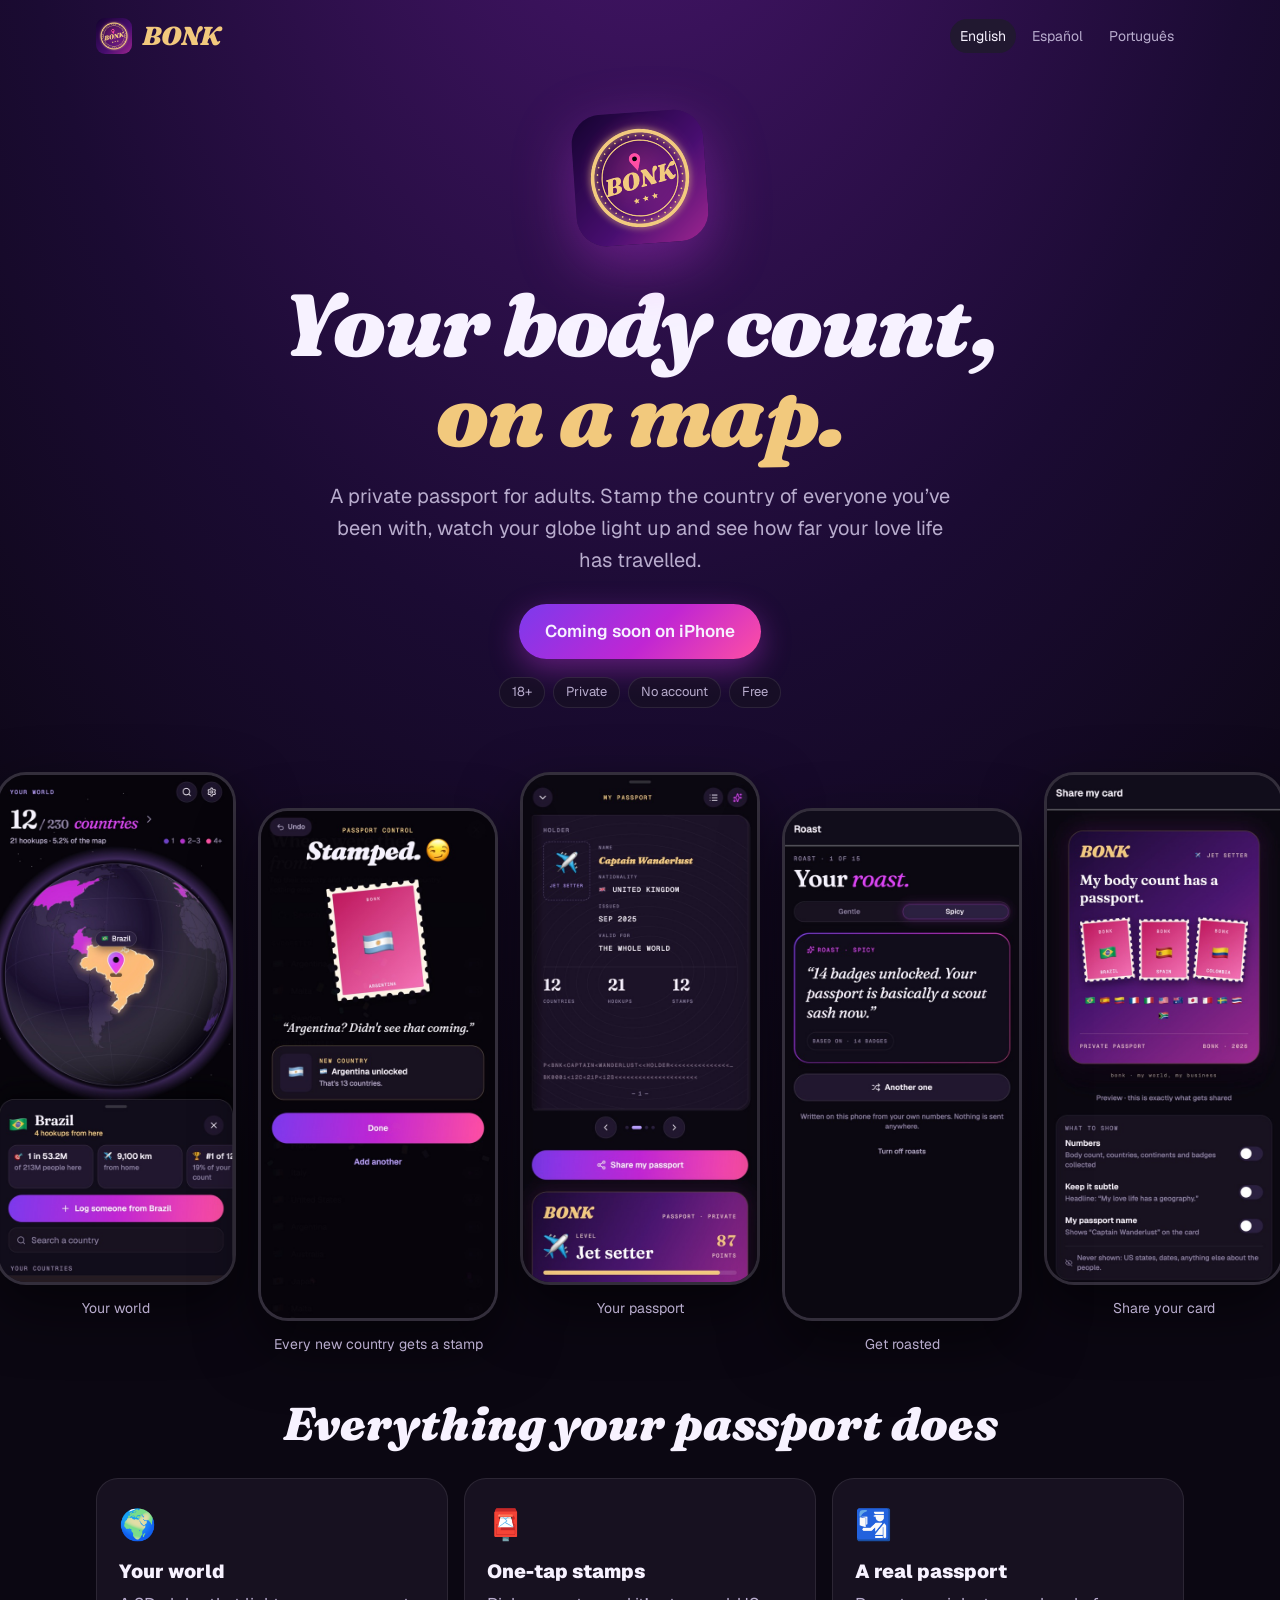
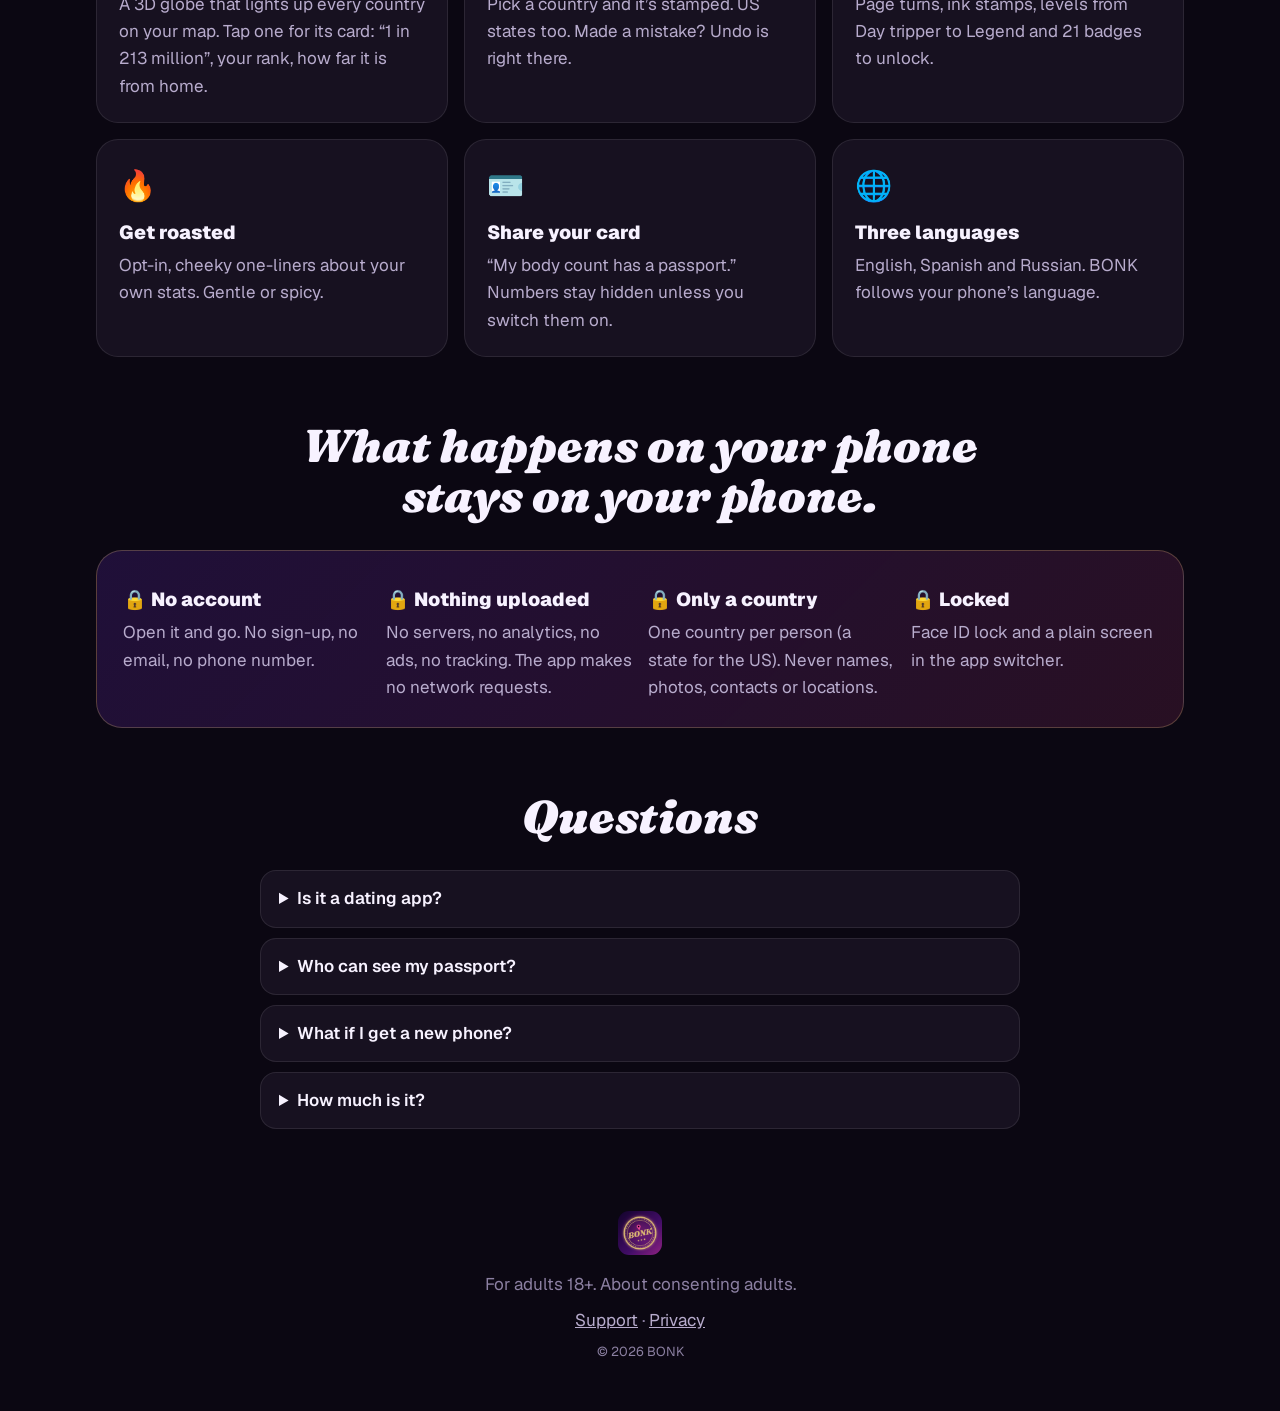
<file: index.html>
<!doctype html>
<html lang="en">
<head>
<meta charset="utf-8">
<meta name="viewport" content="width=device-width, initial-scale=1">
<title>BONK: your body count, on a map</title>
<meta name="description" content="A private passport for adults. Stamp the country of everyone you’ve been with and watch your world light up. No account, nothing leaves your phone.">
<meta name="theme-color" content="#0b0712">
<meta property="og:title" content="BONK: your body count, on a map">
<meta property="og:description" content="A private passport for adults. Stamp the country of everyone you’ve been with and watch your world light up. No account, nothing leaves your phone.">
<meta property="og:image" content="img/icon.png">
<meta name="robots" content="index,follow">
<link rel="alternate" hreflang="en" href="">
<link rel="alternate" hreflang="es" href="es/">
<link rel="alternate" hreflang="pt" href="pt/">
<link rel="icon" href="favicon.png">
<link rel="apple-touch-icon" href="img/apple-touch-icon.png">
<link rel="stylesheet" href="style.css">
</head>
<body>
<header class="bar">
  <a class="logo" href=""><img src="img/icon.png" alt="" width="36" height="36"><span>BONK</span></a>
  <nav class="langs" aria-label="Language"><a href="" aria-current="page">English</a><a href="es/">Español</a><a href="pt/">Português</a></nav>
</header>
<main>
  <section class="hero">
    <img class="hero-icon" src="img/icon.png" alt="BONK" width="132" height="132">
    <h1><span>Your body count,</span> <em>on a map.</em></h1>
    <p class="sub">A private passport for adults. Stamp the country of everyone you’ve been with, watch your globe light up and see how far your love life has travelled.</p>
    <p class="cta" role="note"> Coming soon on iPhone</p>
    <ul class="pills"><li>18+</li><li>Private</li><li>No account</li><li>Free</li></ul>
  </section>

  <section class="shots" aria-label="Screenshots">
    <figure><img src="img/en-1-world.jpg" alt="Your world" width="540" height="1170" loading="eager"><figcaption>Your world</figcaption></figure>
    <figure><img src="img/en-2-stamp.jpg" alt="Every new country gets a stamp" width="540" height="1170" loading="eager"><figcaption>Every new country gets a stamp</figcaption></figure>
    <figure><img src="img/en-3-passport.jpg" alt="Your passport" width="540" height="1170" loading="lazy"><figcaption>Your passport</figcaption></figure>
    <figure><img src="img/en-6-roast.jpg" alt="Get roasted" width="540" height="1170" loading="lazy"><figcaption>Get roasted</figcaption></figure>
    <figure><img src="img/en-7-share.jpg" alt="Share your card" width="540" height="1170" loading="lazy"><figcaption>Share your card</figcaption></figure>
  </section>

  <section class="block">
    <h2>Everything your passport does</h2>
    <div class="grid">
      <article class="card"><span class="emoji" aria-hidden="true">🌍</span><h3>Your world</h3><p>A 3D globe that lights up every country on your map. Tap one for its card: “1 in 213 million”, your rank, how far it is from home.</p></article>
      <article class="card"><span class="emoji" aria-hidden="true">📮</span><h3>One-tap stamps</h3><p>Pick a country and it’s stamped. US states too. Made a mistake? Undo is right there.</p></article>
      <article class="card"><span class="emoji" aria-hidden="true">🛂</span><h3>A real passport</h3><p>Page turns, ink stamps, levels from Day tripper to Legend and 21 badges to unlock.</p></article>
      <article class="card"><span class="emoji" aria-hidden="true">🔥</span><h3>Get roasted</h3><p>Opt-in, cheeky one-liners about your own stats. Gentle or spicy.</p></article>
      <article class="card"><span class="emoji" aria-hidden="true">🪪</span><h3>Share your card</h3><p>“My body count has a passport.” Numbers stay hidden unless you switch them on.</p></article>
      <article class="card"><span class="emoji" aria-hidden="true">🌐</span><h3>Three languages</h3><p>English, Spanish and Russian. BONK follows your phone’s language.</p></article>
    </div>
  </section>

  <section class="block private">
    <h2>What happens on your phone stays on your phone.</h2>
    <div class="grid two">
      <article><h3>🔒 No account</h3><p>Open it and go. No sign-up, no email, no phone number.</p></article>
      <article><h3>🔒 Nothing uploaded</h3><p>No servers, no analytics, no ads, no tracking. The app makes no network requests.</p></article>
      <article><h3>🔒 Only a country</h3><p>One country per person (a state for the US). Never names, photos, contacts or locations.</p></article>
      <article><h3>🔒 Locked</h3><p>Face ID lock and a plain screen in the app switcher.</p></article>
    </div>
  </section>

  <section class="block">
    <h2>Questions</h2>
    <details><summary>Is it a dating app?</summary><p>No. There are no other users, no messages and no matching. BONK is your own private log.</p></details>
    <details><summary>Who can see my passport?</summary><p>Only you. A share card leaves your phone only when you make one and choose where to send it.</p></details>
    <details><summary>What if I get a new phone?</summary><p>Export your data from Settings, then restore it on the new phone.</p></details>
    <details><summary>How much is it?</summary><p>Free.</p></details>
  </section>
</main>
<footer class="foot">
  <img src="img/icon.png" alt="" width="44" height="44">
  <p>For adults 18+. About consenting adults.</p>
  <p class="links"><a href="support/#en">Support</a> · <a href="privacy/#en">Privacy</a></p>
  <p class="small">© 2026 BONK</p>
</footer>
</body>
</html>
</file>
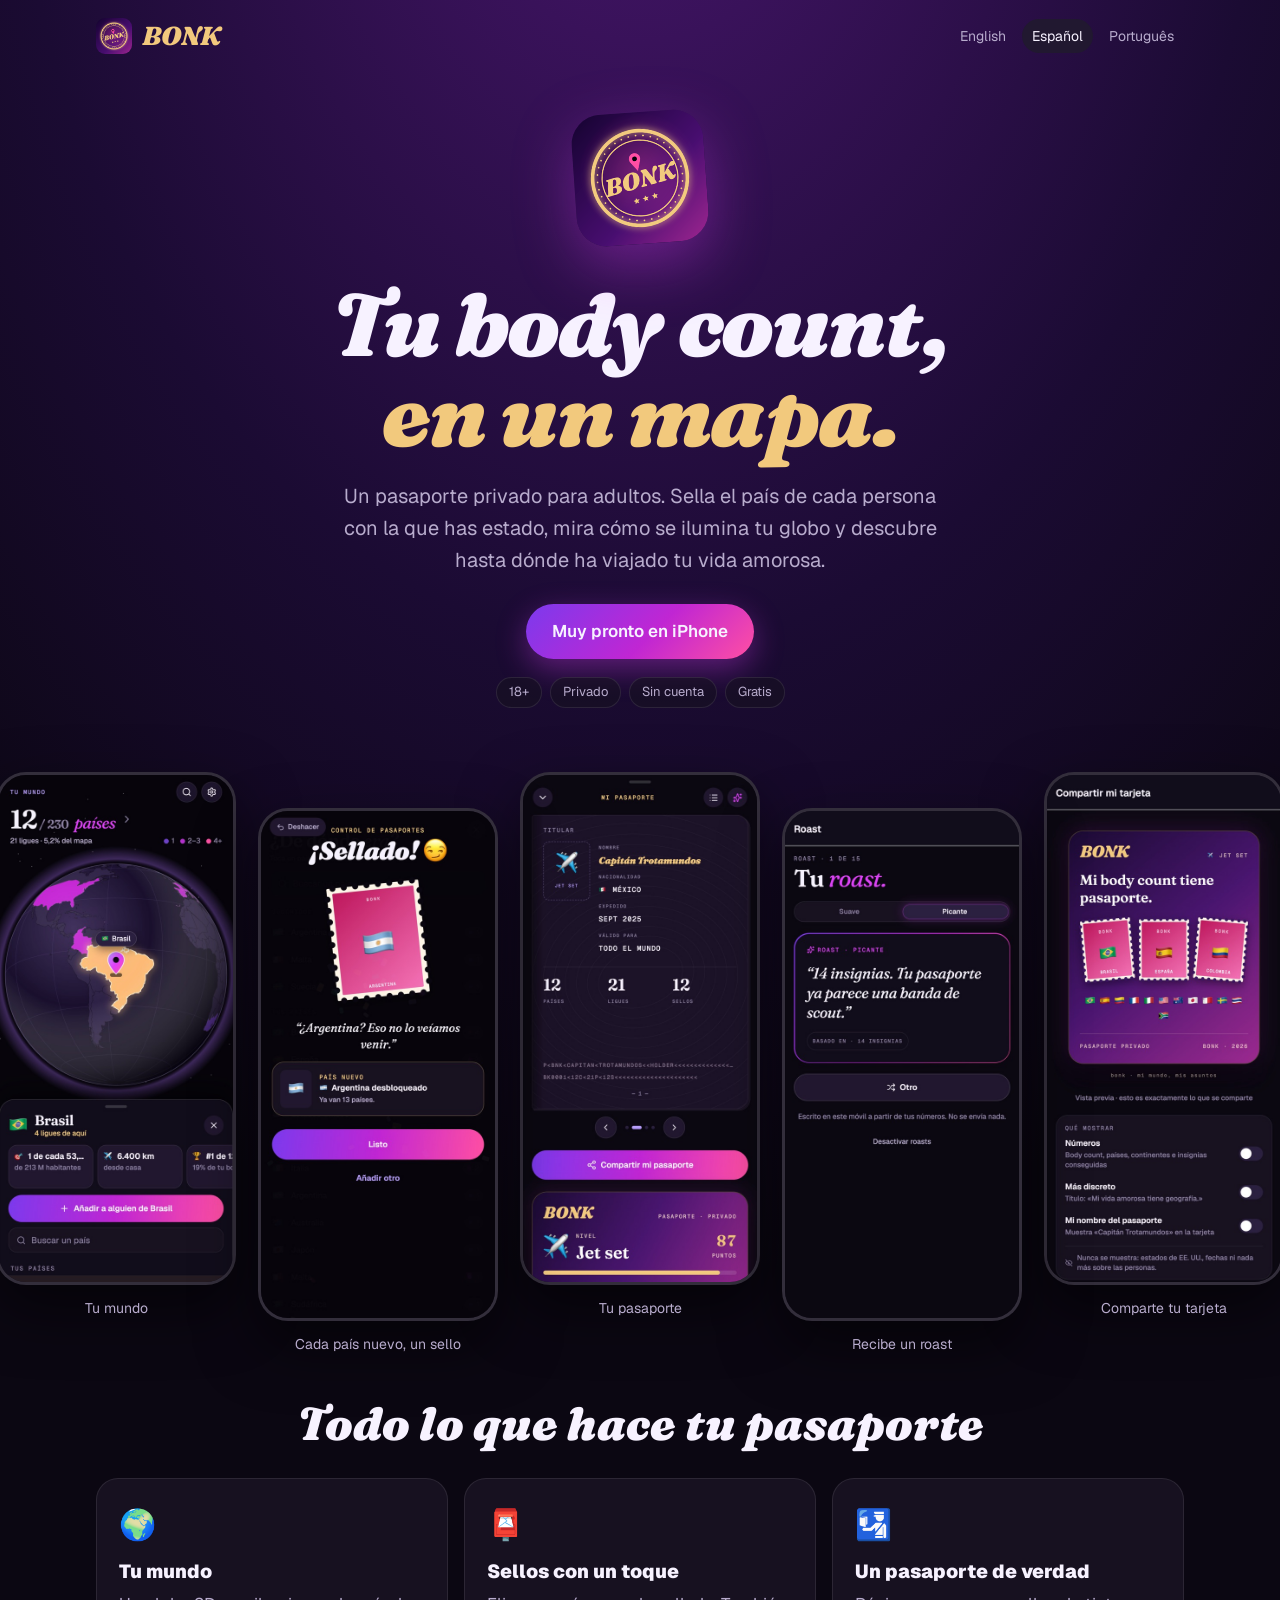
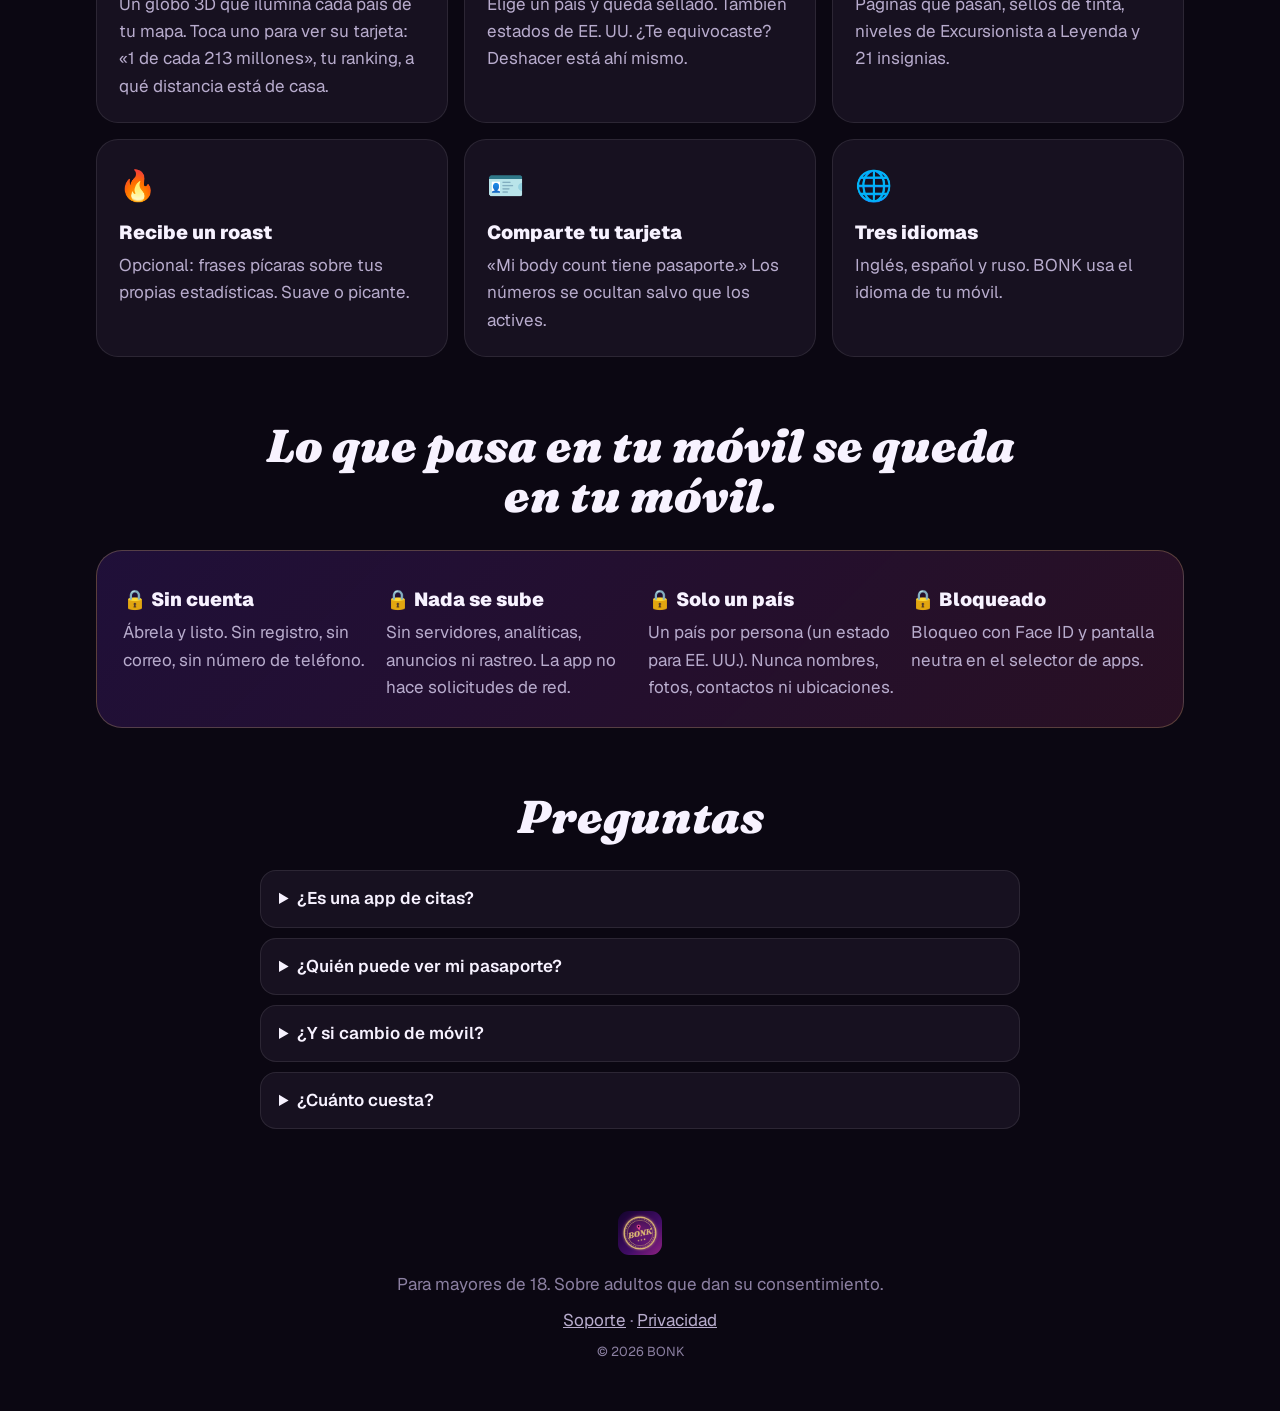
<file: es/index.html>
<!doctype html>
<html lang="es">
<head>
<meta charset="utf-8">
<meta name="viewport" content="width=device-width, initial-scale=1">
<title>BONK: tu body count en un mapa</title>
<meta name="description" content="Un pasaporte privado para adultos. Sella el país de cada persona con la que has estado y mira cómo se ilumina tu mundo. Sin cuenta, nada sale de tu móvil.">
<meta name="theme-color" content="#0b0712">
<meta property="og:title" content="BONK: tu body count en un mapa">
<meta property="og:description" content="Un pasaporte privado para adultos. Sella el país de cada persona con la que has estado y mira cómo se ilumina tu mundo. Sin cuenta, nada sale de tu móvil.">
<meta property="og:image" content="../img/icon.png">
<meta name="robots" content="index,follow">
<link rel="alternate" hreflang="en" href="../">
<link rel="alternate" hreflang="es" href="../es/">
<link rel="alternate" hreflang="pt" href="../pt/">
<link rel="icon" href="../favicon.png">
<link rel="apple-touch-icon" href="../img/apple-touch-icon.png">
<link rel="stylesheet" href="../style.css">
</head>
<body>
<header class="bar">
  <a class="logo" href="../es/"><img src="../img/icon.png" alt="" width="36" height="36"><span>BONK</span></a>
  <nav class="langs" aria-label="Language"><a href="../">English</a><a href="../es/" aria-current="page">Español</a><a href="../pt/">Português</a></nav>
</header>
<main>
  <section class="hero">
    <img class="hero-icon" src="../img/icon.png" alt="BONK" width="132" height="132">
    <h1><span>Tu body count,</span> <em>en un mapa.</em></h1>
    <p class="sub">Un pasaporte privado para adultos. Sella el país de cada persona con la que has estado, mira cómo se ilumina tu globo y descubre hasta dónde ha viajado tu vida amorosa.</p>
    <p class="cta" role="note"> Muy pronto en iPhone</p>
    <ul class="pills"><li>18+</li><li>Privado</li><li>Sin cuenta</li><li>Gratis</li></ul>
  </section>

  <section class="shots" aria-label="Screenshots">
    <figure><img src="../img/es-1-world.jpg" alt="Tu mundo" width="540" height="1170" loading="eager"><figcaption>Tu mundo</figcaption></figure>
    <figure><img src="../img/es-2-stamp.jpg" alt="Cada país nuevo, un sello" width="540" height="1170" loading="eager"><figcaption>Cada país nuevo, un sello</figcaption></figure>
    <figure><img src="../img/es-3-passport.jpg" alt="Tu pasaporte" width="540" height="1170" loading="lazy"><figcaption>Tu pasaporte</figcaption></figure>
    <figure><img src="../img/es-6-roast.jpg" alt="Recibe un roast" width="540" height="1170" loading="lazy"><figcaption>Recibe un roast</figcaption></figure>
    <figure><img src="../img/es-7-share.jpg" alt="Comparte tu tarjeta" width="540" height="1170" loading="lazy"><figcaption>Comparte tu tarjeta</figcaption></figure>
  </section>

  <section class="block">
    <h2>Todo lo que hace tu pasaporte</h2>
    <div class="grid">
      <article class="card"><span class="emoji" aria-hidden="true">🌍</span><h3>Tu mundo</h3><p>Un globo 3D que ilumina cada país de tu mapa. Toca uno para ver su tarjeta: «1 de cada 213 millones», tu ranking, a qué distancia está de casa.</p></article>
      <article class="card"><span class="emoji" aria-hidden="true">📮</span><h3>Sellos con un toque</h3><p>Elige un país y queda sellado. También estados de EE. UU. ¿Te equivocaste? Deshacer está ahí mismo.</p></article>
      <article class="card"><span class="emoji" aria-hidden="true">🛂</span><h3>Un pasaporte de verdad</h3><p>Páginas que pasan, sellos de tinta, niveles de Excursionista a Leyenda y 21 insignias.</p></article>
      <article class="card"><span class="emoji" aria-hidden="true">🔥</span><h3>Recibe un roast</h3><p>Opcional: frases pícaras sobre tus propias estadísticas. Suave o picante.</p></article>
      <article class="card"><span class="emoji" aria-hidden="true">🪪</span><h3>Comparte tu tarjeta</h3><p>«Mi body count tiene pasaporte.» Los números se ocultan salvo que los actives.</p></article>
      <article class="card"><span class="emoji" aria-hidden="true">🌐</span><h3>Tres idiomas</h3><p>Inglés, español y ruso. BONK usa el idioma de tu móvil.</p></article>
    </div>
  </section>

  <section class="block private">
    <h2>Lo que pasa en tu móvil se queda en tu móvil.</h2>
    <div class="grid two">
      <article><h3>🔒 Sin cuenta</h3><p>Ábrela y listo. Sin registro, sin correo, sin número de teléfono.</p></article>
      <article><h3>🔒 Nada se sube</h3><p>Sin servidores, analíticas, anuncios ni rastreo. La app no hace solicitudes de red.</p></article>
      <article><h3>🔒 Solo un país</h3><p>Un país por persona (un estado para EE. UU.). Nunca nombres, fotos, contactos ni ubicaciones.</p></article>
      <article><h3>🔒 Bloqueado</h3><p>Bloqueo con Face ID y pantalla neutra en el selector de apps.</p></article>
    </div>
  </section>

  <section class="block">
    <h2>Preguntas</h2>
    <details><summary>¿Es una app de citas?</summary><p>No. No hay otros usuarios, ni mensajes, ni matches. BONK es tu registro privado.</p></details>
    <details><summary>¿Quién puede ver mi pasaporte?</summary><p>Solo tú. Una tarjeta sale de tu móvil solo cuando la creas y eliges a dónde enviarla.</p></details>
    <details><summary>¿Y si cambio de móvil?</summary><p>Exporta tus datos desde Ajustes y restáuralos en el móvil nuevo.</p></details>
    <details><summary>¿Cuánto cuesta?</summary><p>Es gratis.</p></details>
  </section>
</main>
<footer class="foot">
  <img src="../img/icon.png" alt="" width="44" height="44">
  <p>Para mayores de 18. Sobre adultos que dan su consentimiento.</p>
  <p class="links"><a href="../support/#es">Soporte</a> · <a href="../privacy/#es">Privacidad</a></p>
  <p class="small">© 2026 BONK</p>
</footer>
</body>
</html>
</file>
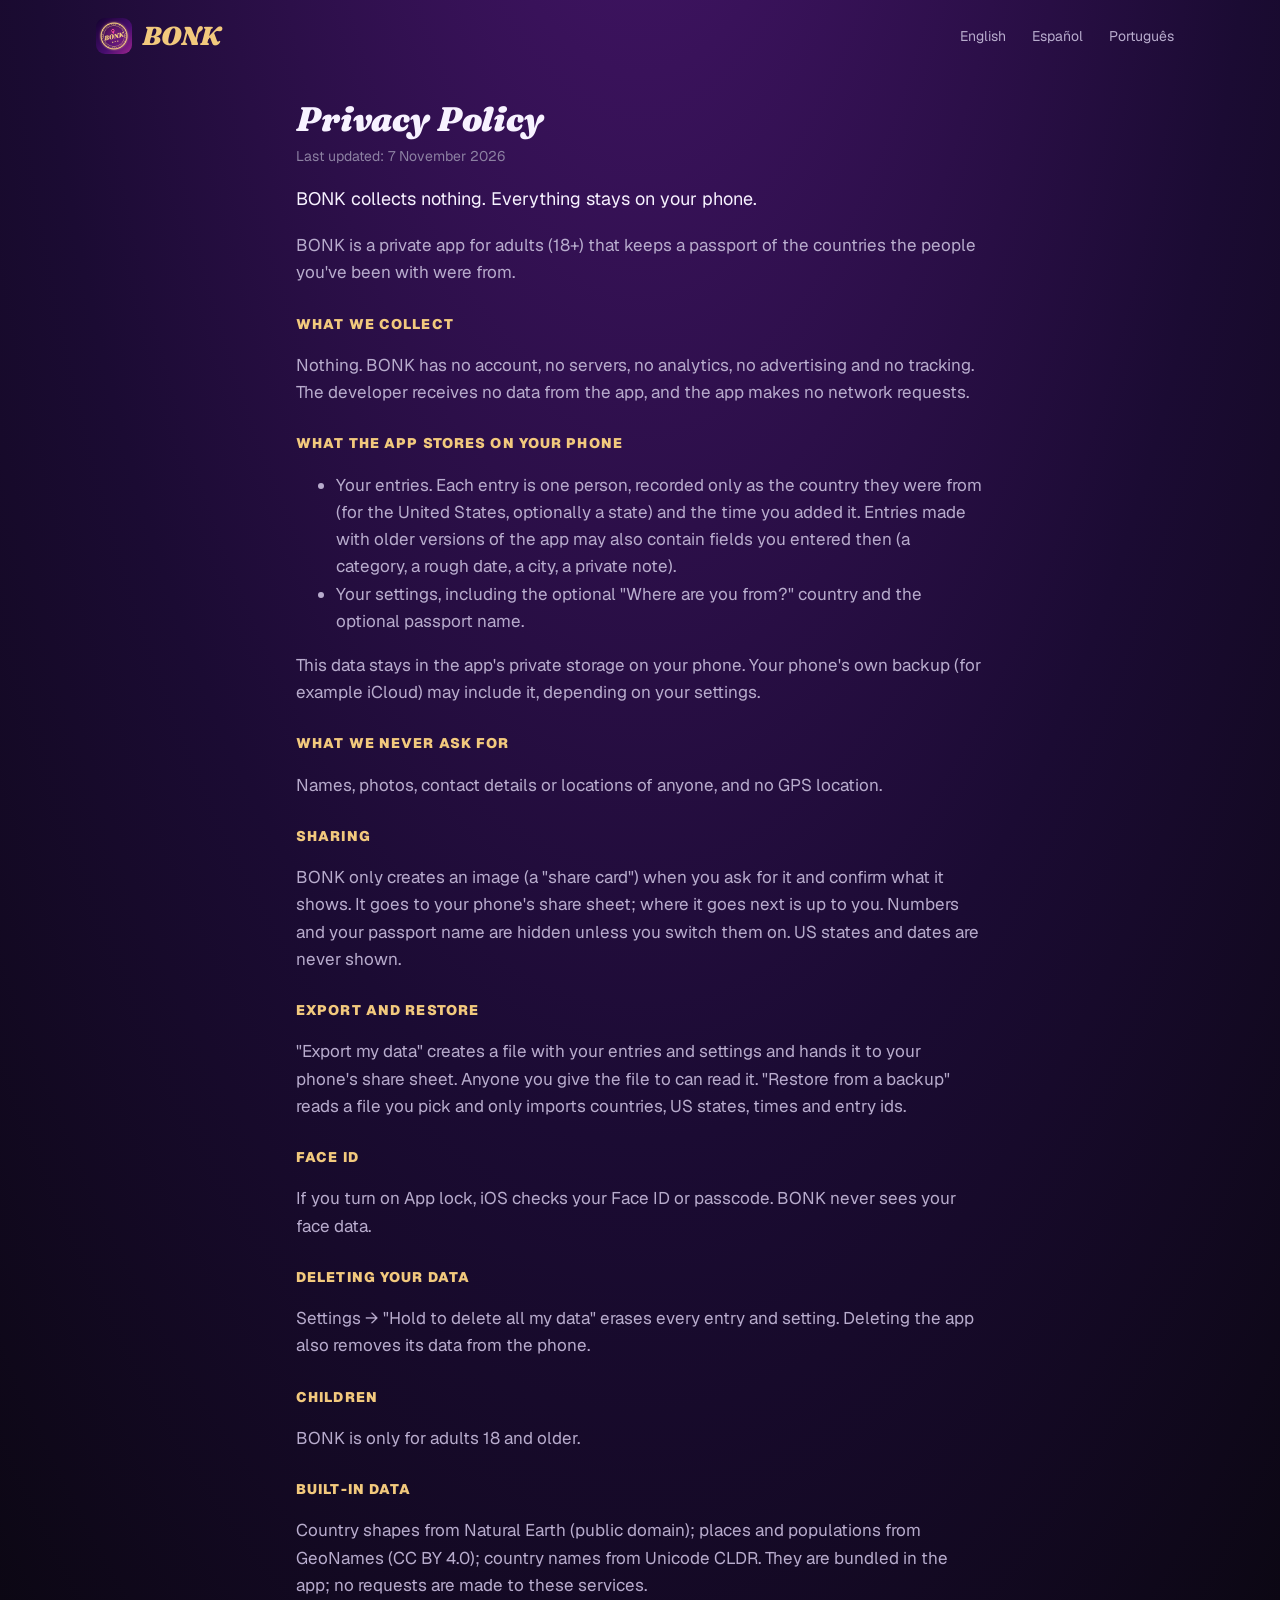
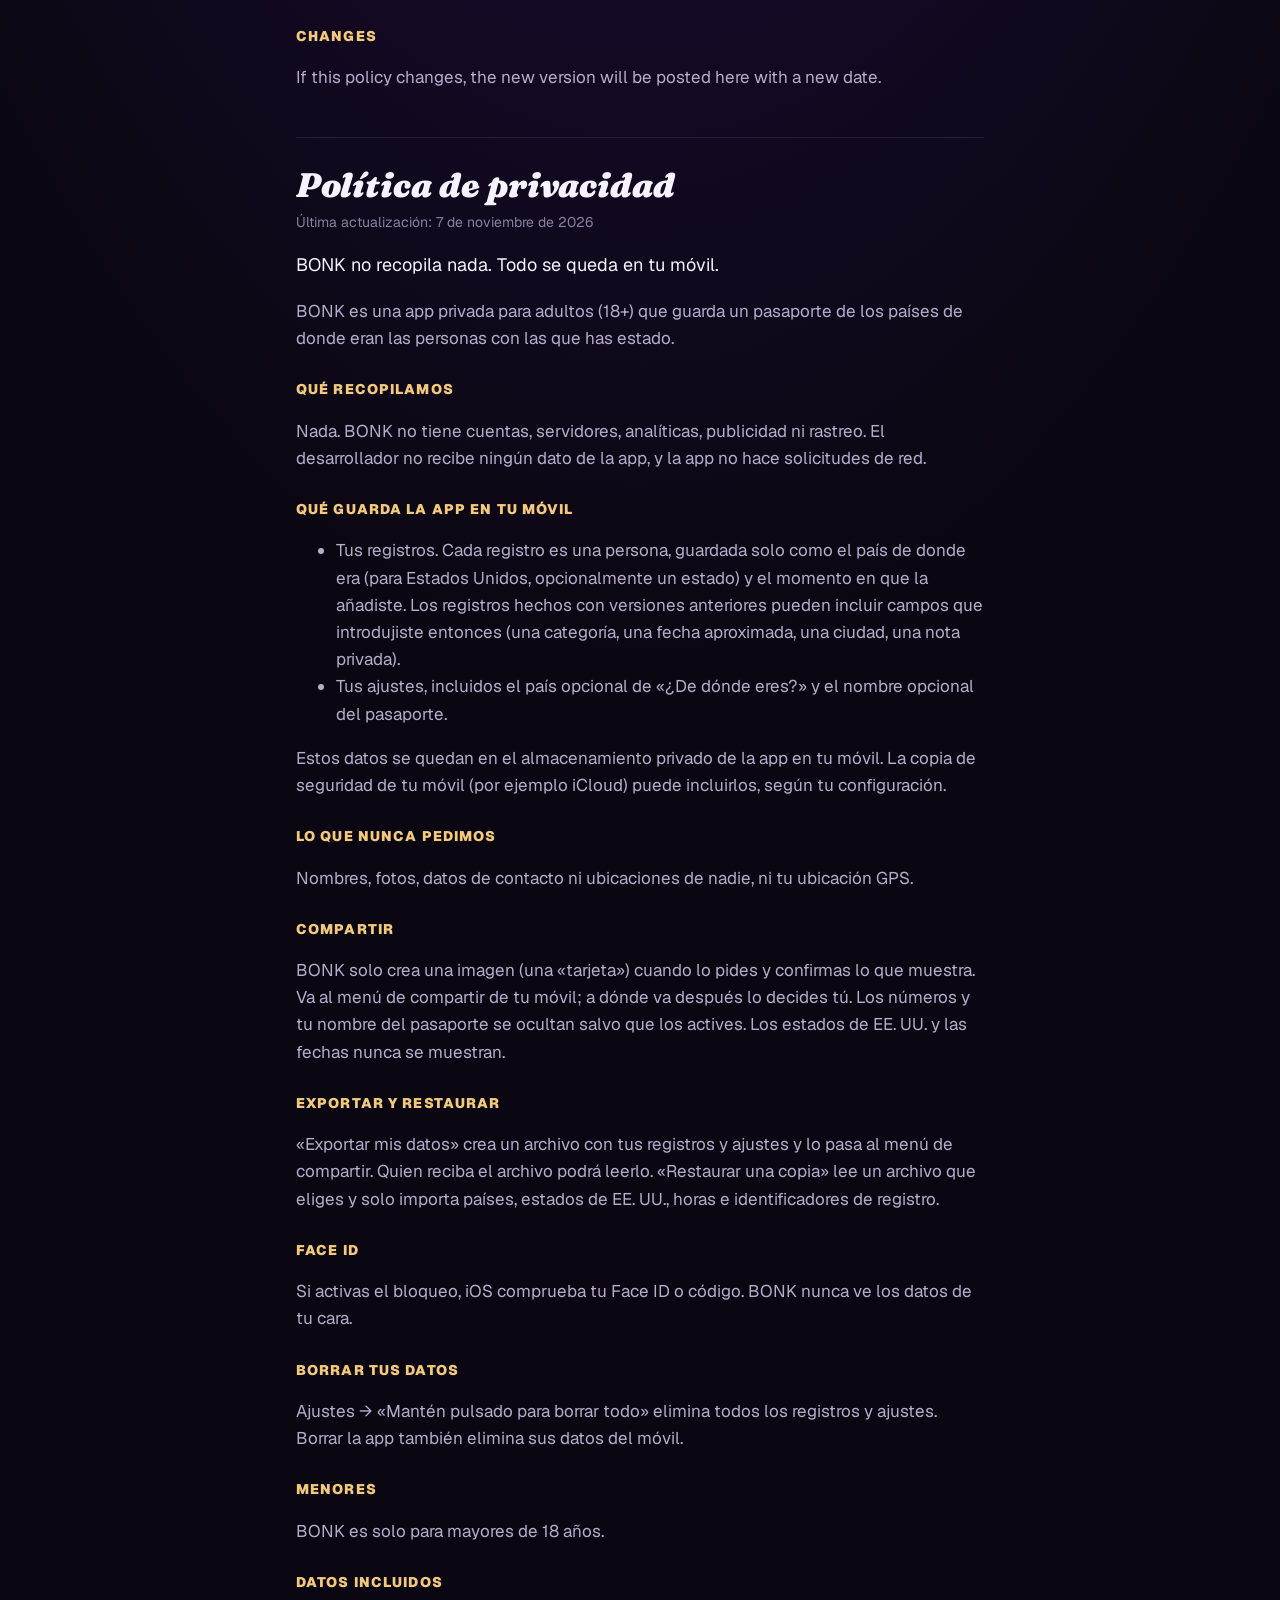
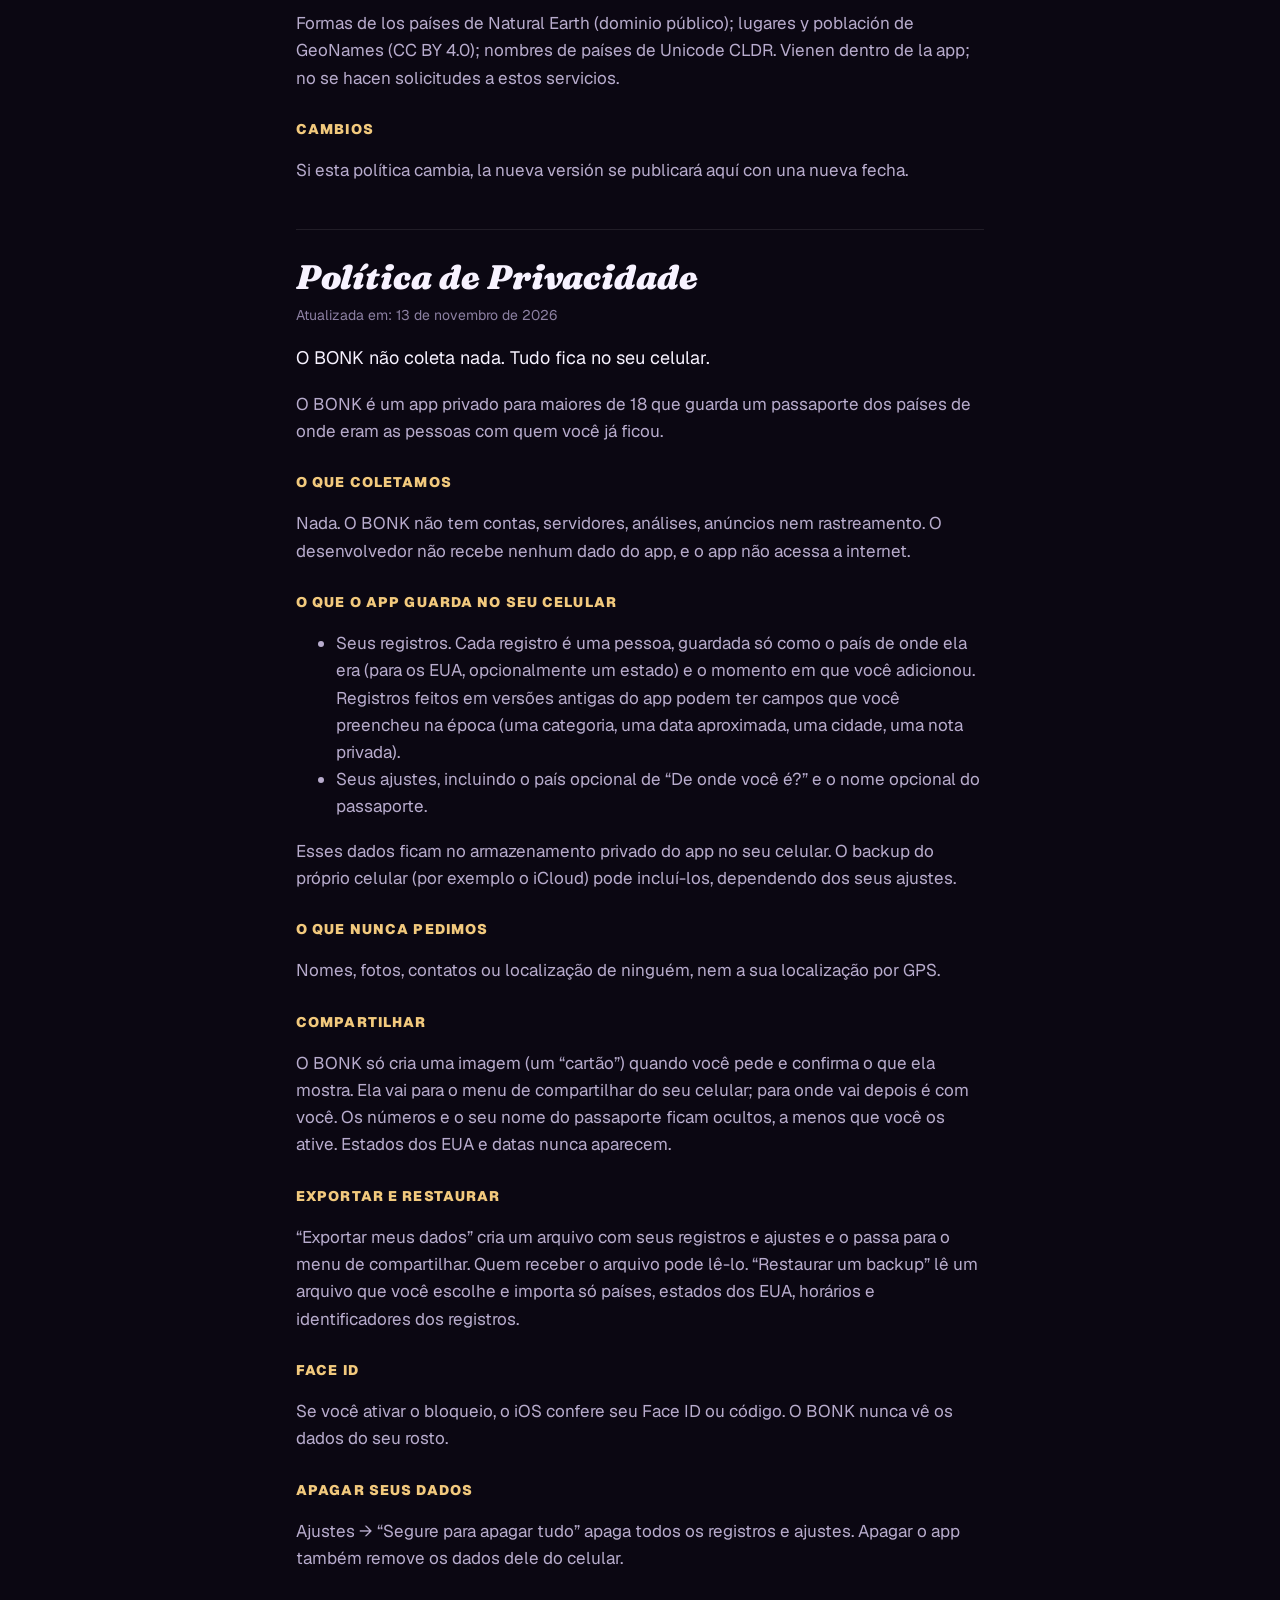
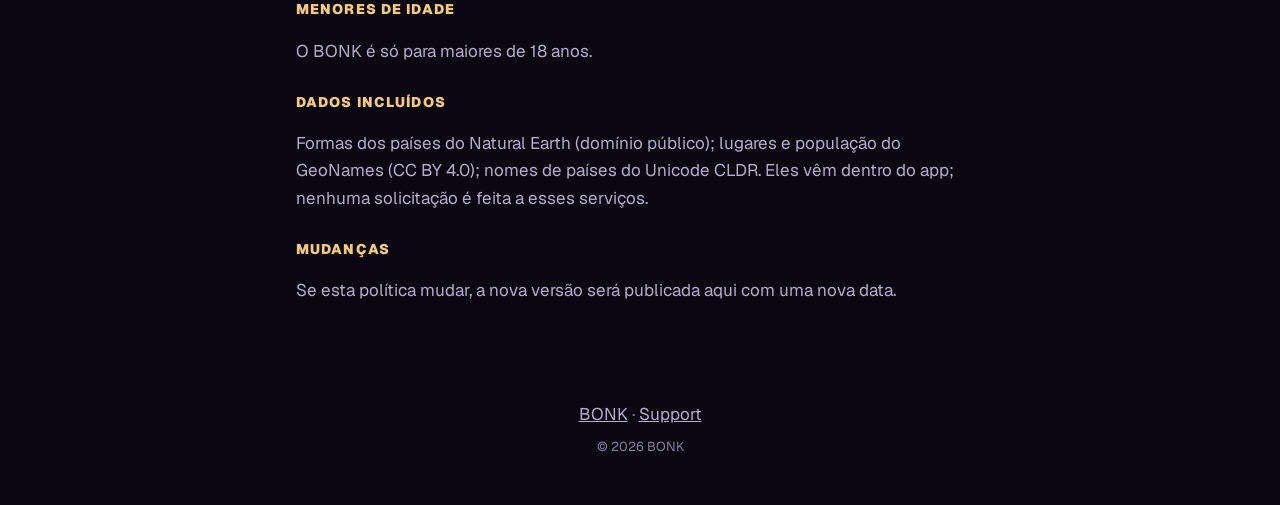
<file: privacy/index.html>
<!doctype html>
<html lang="en">
<head>
<meta charset="utf-8">
<meta name="viewport" content="width=device-width, initial-scale=1">
<title>BONK Privacy Policy</title>
<meta name="description" content="BONK collects nothing. Everything stays on your phone.">
<link rel="icon" href="../favicon.png">
<link rel="stylesheet" href="../style.css">
</head>
<body>
<header class="bar">
  <a class="logo" href="../"><img src="../img/icon.png" alt="" width="36" height="36"><span>BONK</span></a>
  <nav class="langs" aria-label="Language">
    <a href="#en">English</a><a href="#es">Español</a><a href="#pt">Português</a>
  </nav>
</header>
<main class="doc">
  
  <article id="en" lang="en">
    <h1>Privacy Policy</h1>
    <p class="meta">Last updated: 7 November 2026</p>
    <p class="lead">BONK collects nothing. Everything stays on your phone.</p>
    <p>BONK is a private app for adults (18+) that keeps a passport of the countries the people you've been with were from.</p>
    <h2>What we collect</h2>
    <p>Nothing. BONK has no account, no servers, no analytics, no advertising and no tracking. The developer receives no data from the app, and the app makes no network requests.</p>
    <h2>What the app stores on your phone</h2>
    <ul>
      <li>Your entries. Each entry is one person, recorded only as the country they were from (for the United States, optionally a state) and the time you added it. Entries made with older versions of the app may also contain fields you entered then (a category, a rough date, a city, a private note).</li>
      <li>Your settings, including the optional "Where are you from?" country and the optional passport name.</li>
    </ul>
    <p>This data stays in the app's private storage on your phone. Your phone's own backup (for example iCloud) may include it, depending on your settings.</p>
    <h2>What we never ask for</h2>
    <p>Names, photos, contact details or locations of anyone, and no GPS location.</p>
    <h2>Sharing</h2>
    <p>BONK only creates an image (a "share card") when you ask for it and confirm what it shows. It goes to your phone's share sheet; where it goes next is up to you. Numbers and your passport name are hidden unless you switch them on. US states and dates are never shown.</p>
    <h2>Export and restore</h2>
    <p>"Export my data" creates a file with your entries and settings and hands it to your phone's share sheet. Anyone you give the file to can read it. "Restore from a backup" reads a file you pick and only imports countries, US states, times and entry ids.</p>
    <h2>Face ID</h2>
    <p>If you turn on App lock, iOS checks your Face ID or passcode. BONK never sees your face data.</p>
    <h2>Deleting your data</h2>
    <p>Settings → "Hold to delete all my data" erases every entry and setting. Deleting the app also removes its data from the phone.</p>
    <h2>Children</h2>
    <p>BONK is only for adults 18 and older.</p>
    <h2>Built-in data</h2>
    <p>Country shapes from Natural Earth (public domain); places and populations from GeoNames (CC BY 4.0); country names from Unicode CLDR. They are bundled in the app; no requests are made to these services.</p>
    <h2>Changes</h2>
    <p>If this policy changes, the new version will be posted here with a new date.</p>
    <!-- CONTACT (Contact): add before App Store submission -->
  </article>

  <article id="es" lang="es">
    <h1>Política de privacidad</h1>
    <p class="meta">Última actualización: 7 de noviembre de 2026</p>
    <p class="lead">BONK no recopila nada. Todo se queda en tu móvil.</p>
    <p>BONK es una app privada para adultos (18+) que guarda un pasaporte de los países de donde eran las personas con las que has estado.</p>
    <h2>Qué recopilamos</h2>
    <p>Nada. BONK no tiene cuentas, servidores, analíticas, publicidad ni rastreo. El desarrollador no recibe ningún dato de la app, y la app no hace solicitudes de red.</p>
    <h2>Qué guarda la app en tu móvil</h2>
    <ul>
      <li>Tus registros. Cada registro es una persona, guardada solo como el país de donde era (para Estados Unidos, opcionalmente un estado) y el momento en que la añadiste. Los registros hechos con versiones anteriores pueden incluir campos que introdujiste entonces (una categoría, una fecha aproximada, una ciudad, una nota privada).</li>
      <li>Tus ajustes, incluidos el país opcional de «¿De dónde eres?» y el nombre opcional del pasaporte.</li>
    </ul>
    <p>Estos datos se quedan en el almacenamiento privado de la app en tu móvil. La copia de seguridad de tu móvil (por ejemplo iCloud) puede incluirlos, según tu configuración.</p>
    <h2>Lo que nunca pedimos</h2>
    <p>Nombres, fotos, datos de contacto ni ubicaciones de nadie, ni tu ubicación GPS.</p>
    <h2>Compartir</h2>
    <p>BONK solo crea una imagen (una «tarjeta») cuando lo pides y confirmas lo que muestra. Va al menú de compartir de tu móvil; a dónde va después lo decides tú. Los números y tu nombre del pasaporte se ocultan salvo que los actives. Los estados de EE. UU. y las fechas nunca se muestran.</p>
    <h2>Exportar y restaurar</h2>
    <p>«Exportar mis datos» crea un archivo con tus registros y ajustes y lo pasa al menú de compartir. Quien reciba el archivo podrá leerlo. «Restaurar una copia» lee un archivo que eliges y solo importa países, estados de EE. UU., horas e identificadores de registro.</p>
    <h2>Face ID</h2>
    <p>Si activas el bloqueo, iOS comprueba tu Face ID o código. BONK nunca ve los datos de tu cara.</p>
    <h2>Borrar tus datos</h2>
    <p>Ajustes → «Mantén pulsado para borrar todo» elimina todos los registros y ajustes. Borrar la app también elimina sus datos del móvil.</p>
    <h2>Menores</h2>
    <p>BONK es solo para mayores de 18 años.</p>
    <h2>Datos incluidos</h2>
    <p>Formas de los países de Natural Earth (dominio público); lugares y población de GeoNames (CC BY 4.0); nombres de países de Unicode CLDR. Vienen dentro de la app; no se hacen solicitudes a estos servicios.</p>
    <h2>Cambios</h2>
    <p>Si esta política cambia, la nueva versión se publicará aquí con una nueva fecha.</p>
    <!-- CONTACT (Contacto): add before App Store submission -->
  </article>

  <article id="pt" lang="pt">
    <h1>Política de Privacidade</h1>
    <p class="meta">Atualizada em: 13 de novembro de 2026</p>
    <p class="lead">O BONK não coleta nada. Tudo fica no seu celular.</p>
    <p>O BONK é um app privado para maiores de 18 que guarda um passaporte dos países de onde eram as pessoas com quem você já ficou.</p>
    <h2>O que coletamos</h2>
    <p>Nada. O BONK não tem contas, servidores, análises, anúncios nem rastreamento. O desenvolvedor não recebe nenhum dado do app, e o app não acessa a internet.</p>
    <h2>O que o app guarda no seu celular</h2>
    <ul>
      <li>Seus registros. Cada registro é uma pessoa, guardada só como o país de onde ela era (para os EUA, opcionalmente um estado) e o momento em que você adicionou. Registros feitos em versões antigas do app podem ter campos que você preencheu na época (uma categoria, uma data aproximada, uma cidade, uma nota privada).</li>
      <li>Seus ajustes, incluindo o país opcional de “De onde você é?” e o nome opcional do passaporte.</li>
    </ul>
    <p>Esses dados ficam no armazenamento privado do app no seu celular. O backup do próprio celular (por exemplo o iCloud) pode incluí-los, dependendo dos seus ajustes.</p>
    <h2>O que nunca pedimos</h2>
    <p>Nomes, fotos, contatos ou localização de ninguém, nem a sua localização por GPS.</p>
    <h2>Compartilhar</h2>
    <p>O BONK só cria uma imagem (um “cartão”) quando você pede e confirma o que ela mostra. Ela vai para o menu de compartilhar do seu celular; para onde vai depois é com você. Os números e o seu nome do passaporte ficam ocultos, a menos que você os ative. Estados dos EUA e datas nunca aparecem.</p>
    <h2>Exportar e restaurar</h2>
    <p>“Exportar meus dados” cria um arquivo com seus registros e ajustes e o passa para o menu de compartilhar. Quem receber o arquivo pode lê-lo. “Restaurar um backup” lê um arquivo que você escolhe e importa só países, estados dos EUA, horários e identificadores dos registros.</p>
    <h2>Face ID</h2>
    <p>Se você ativar o bloqueio, o iOS confere seu Face ID ou código. O BONK nunca vê os dados do seu rosto.</p>
    <h2>Apagar seus dados</h2>
    <p>Ajustes → “Segure para apagar tudo” apaga todos os registros e ajustes. Apagar o app também remove os dados dele do celular.</p>
    <h2>Menores de idade</h2>
    <p>O BONK é só para maiores de 18 anos.</p>
    <h2>Dados incluídos</h2>
    <p>Formas dos países do Natural Earth (domínio público); lugares e população do GeoNames (CC BY 4.0); nomes de países do Unicode CLDR. Eles vêm dentro do app; nenhuma solicitação é feita a esses serviços.</p>
    <h2>Mudanças</h2>
    <p>Se esta política mudar, a nova versão será publicada aqui com uma nova data.</p>
    <!-- CONTACT (Contato): add an email before App Store submission -->
  </article>
</main>
<footer class="foot"><p class="links"><a href="../">BONK</a> · <a href="../support/">Support</a></p><p class="small">© 2026 BONK</p></footer>
</body>
</html>
</file>
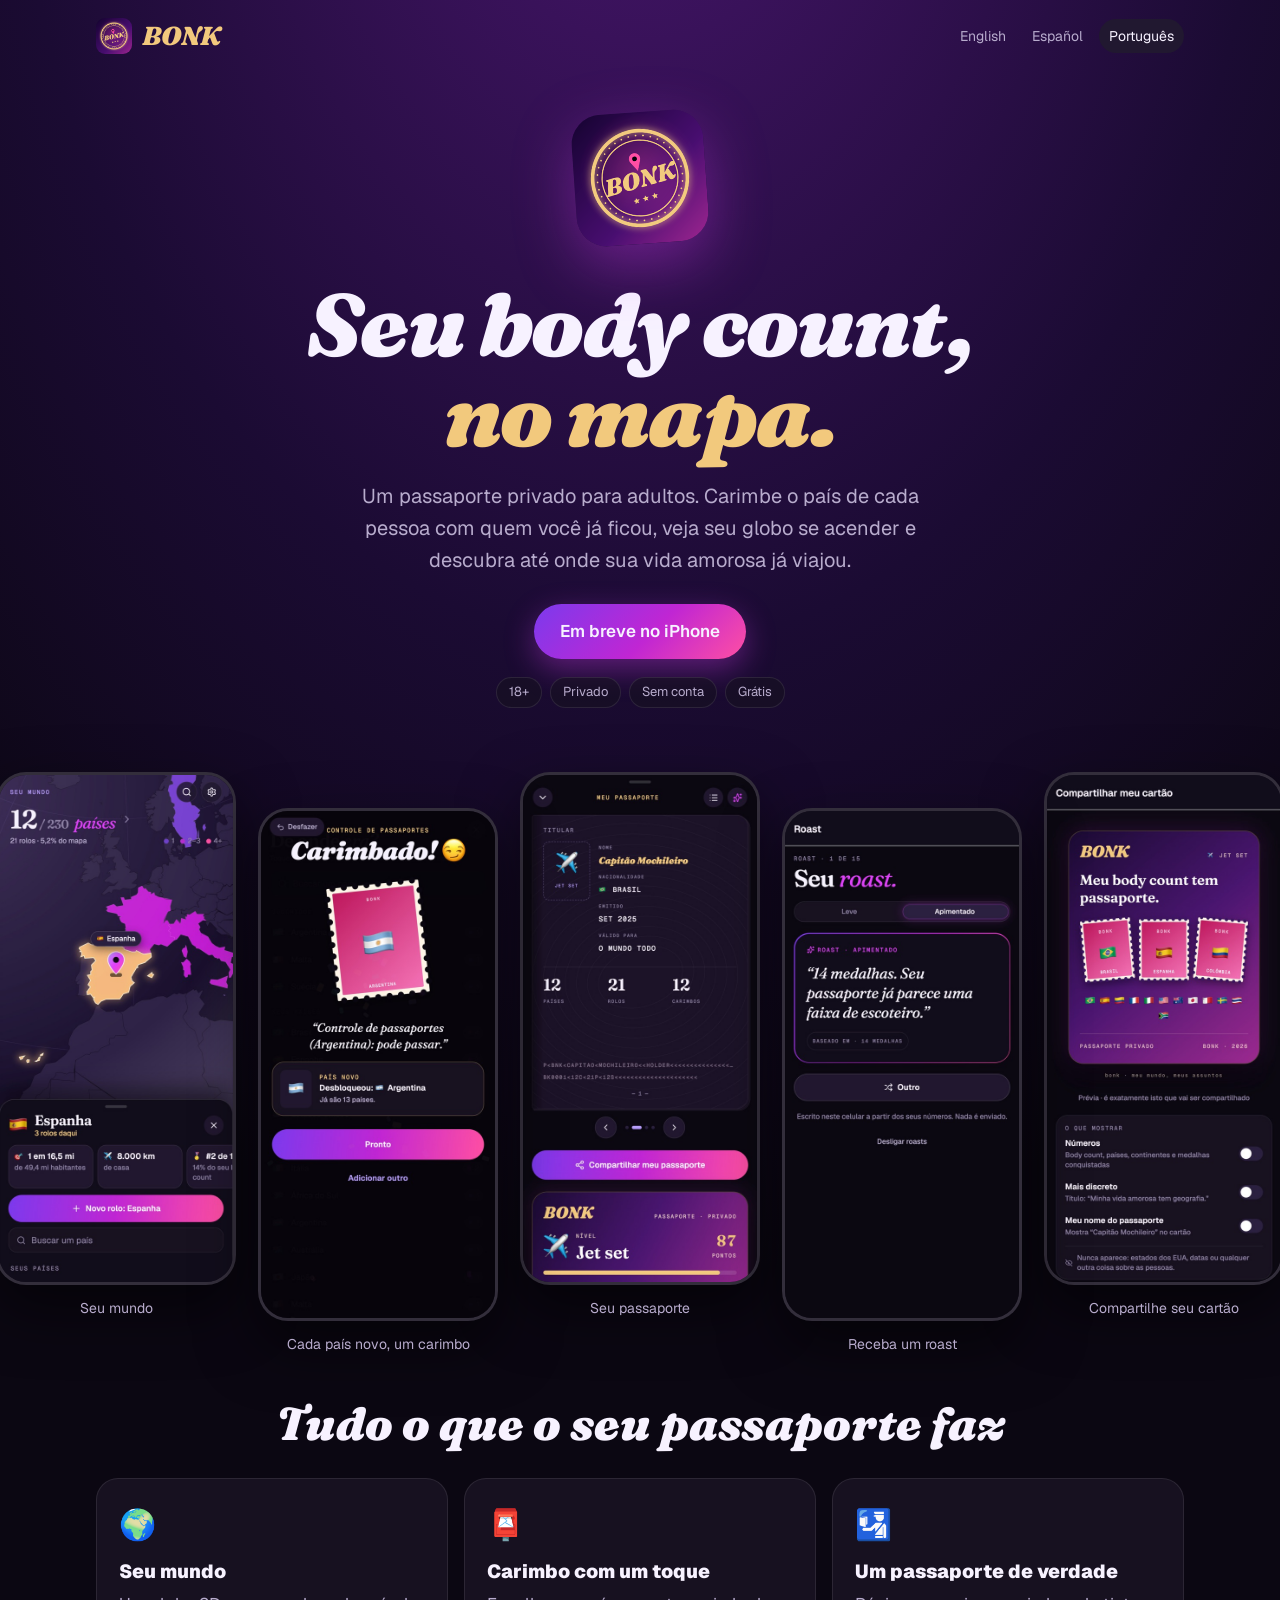
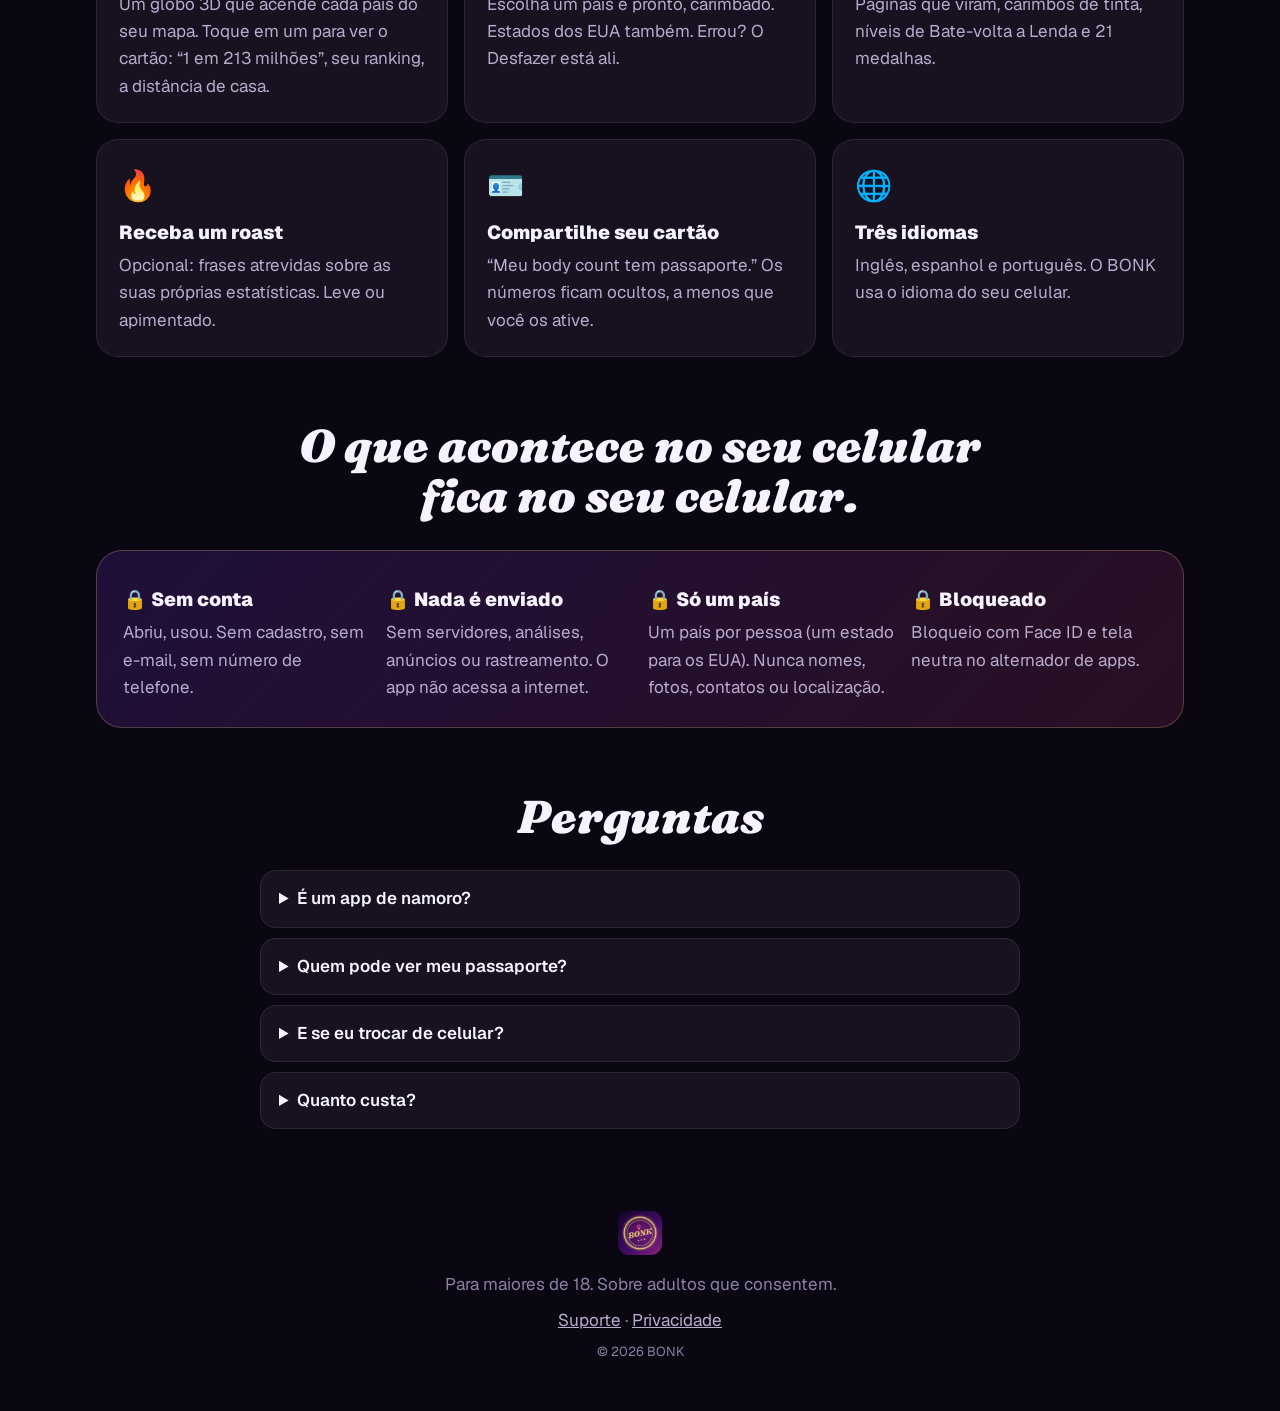
<file: pt/index.html>
<!doctype html>
<html lang="pt">
<head>
<meta charset="utf-8">
<meta name="viewport" content="width=device-width, initial-scale=1">
<title>BONK: seu body count no mapa</title>
<meta name="description" content="Um passaporte privado para adultos. Carimbe o país de cada pessoa com quem você já ficou e veja seu mundo se acender. Sem conta, nada sai do seu celular.">
<meta name="theme-color" content="#0b0712">
<meta property="og:title" content="BONK: seu body count no mapa">
<meta property="og:description" content="Um passaporte privado para adultos. Carimbe o país de cada pessoa com quem você já ficou e veja seu mundo se acender. Sem conta, nada sai do seu celular.">
<meta property="og:image" content="../img/icon.png">
<meta name="robots" content="index,follow">
<link rel="alternate" hreflang="en" href="../">
<link rel="alternate" hreflang="es" href="../es/">
<link rel="alternate" hreflang="pt" href="../pt/">
<link rel="icon" href="../favicon.png">
<link rel="apple-touch-icon" href="../img/apple-touch-icon.png">
<link rel="stylesheet" href="../style.css">
</head>
<body>
<header class="bar">
  <a class="logo" href="../pt/"><img src="../img/icon.png" alt="" width="36" height="36"><span>BONK</span></a>
  <nav class="langs" aria-label="Language"><a href="../">English</a><a href="../es/">Español</a><a href="../pt/" aria-current="page">Português</a></nav>
</header>
<main>
  <section class="hero">
    <img class="hero-icon" src="../img/icon.png" alt="BONK" width="132" height="132">
    <h1><span>Seu body count,</span> <em>no mapa.</em></h1>
    <p class="sub">Um passaporte privado para adultos. Carimbe o país de cada pessoa com quem você já ficou, veja seu globo se acender e descubra até onde sua vida amorosa já viajou.</p>
    <p class="cta" role="note"> Em breve no iPhone</p>
    <ul class="pills"><li>18+</li><li>Privado</li><li>Sem conta</li><li>Grátis</li></ul>
  </section>

  <section class="shots" aria-label="Screenshots">
    <figure><img src="../img/pt-1-world.jpg" alt="Seu mundo" width="540" height="1170" loading="eager"><figcaption>Seu mundo</figcaption></figure>
    <figure><img src="../img/pt-2-stamp.jpg" alt="Cada país novo, um carimbo" width="540" height="1170" loading="eager"><figcaption>Cada país novo, um carimbo</figcaption></figure>
    <figure><img src="../img/pt-3-passport.jpg" alt="Seu passaporte" width="540" height="1170" loading="lazy"><figcaption>Seu passaporte</figcaption></figure>
    <figure><img src="../img/pt-6-roast.jpg" alt="Receba um roast" width="540" height="1170" loading="lazy"><figcaption>Receba um roast</figcaption></figure>
    <figure><img src="../img/pt-7-share.jpg" alt="Compartilhe seu cartão" width="540" height="1170" loading="lazy"><figcaption>Compartilhe seu cartão</figcaption></figure>
  </section>

  <section class="block">
    <h2>Tudo o que o seu passaporte faz</h2>
    <div class="grid">
      <article class="card"><span class="emoji" aria-hidden="true">🌍</span><h3>Seu mundo</h3><p>Um globo 3D que acende cada país do seu mapa. Toque em um para ver o cartão: “1 em 213 milhões”, seu ranking, a distância de casa.</p></article>
      <article class="card"><span class="emoji" aria-hidden="true">📮</span><h3>Carimbo com um toque</h3><p>Escolha um país e pronto, carimbado. Estados dos EUA também. Errou? O Desfazer está ali.</p></article>
      <article class="card"><span class="emoji" aria-hidden="true">🛂</span><h3>Um passaporte de verdade</h3><p>Páginas que viram, carimbos de tinta, níveis de Bate-volta a Lenda e 21 medalhas.</p></article>
      <article class="card"><span class="emoji" aria-hidden="true">🔥</span><h3>Receba um roast</h3><p>Opcional: frases atrevidas sobre as suas próprias estatísticas. Leve ou apimentado.</p></article>
      <article class="card"><span class="emoji" aria-hidden="true">🪪</span><h3>Compartilhe seu cartão</h3><p>“Meu body count tem passaporte.” Os números ficam ocultos, a menos que você os ative.</p></article>
      <article class="card"><span class="emoji" aria-hidden="true">🌐</span><h3>Três idiomas</h3><p>Inglês, espanhol e português. O BONK usa o idioma do seu celular.</p></article>
    </div>
  </section>

  <section class="block private">
    <h2>O que acontece no seu celular fica no seu celular.</h2>
    <div class="grid two">
      <article><h3>🔒 Sem conta</h3><p>Abriu, usou. Sem cadastro, sem e-mail, sem número de telefone.</p></article>
      <article><h3>🔒 Nada é enviado</h3><p>Sem servidores, análises, anúncios ou rastreamento. O app não acessa a internet.</p></article>
      <article><h3>🔒 Só um país</h3><p>Um país por pessoa (um estado para os EUA). Nunca nomes, fotos, contatos ou localização.</p></article>
      <article><h3>🔒 Bloqueado</h3><p>Bloqueio com Face ID e tela neutra no alternador de apps.</p></article>
    </div>
  </section>

  <section class="block">
    <h2>Perguntas</h2>
    <details><summary>É um app de namoro?</summary><p>Não. Não tem outros usuários, nem mensagens, nem matches. O BONK é o seu registro privado.</p></details>
    <details><summary>Quem pode ver meu passaporte?</summary><p>Só você. Um cartão só sai do seu celular quando você cria e escolhe para onde mandar.</p></details>
    <details><summary>E se eu trocar de celular?</summary><p>Exporte seus dados em Ajustes e restaure no celular novo.</p></details>
    <details><summary>Quanto custa?</summary><p>É grátis.</p></details>
  </section>
</main>
<footer class="foot">
  <img src="../img/icon.png" alt="" width="44" height="44">
  <p>Para maiores de 18. Sobre adultos que consentem.</p>
  <p class="links"><a href="../support/#pt">Suporte</a> · <a href="../privacy/#pt">Privacidade</a></p>
  <p class="small">© 2026 BONK</p>
</footer>
</body>
</html>
</file>
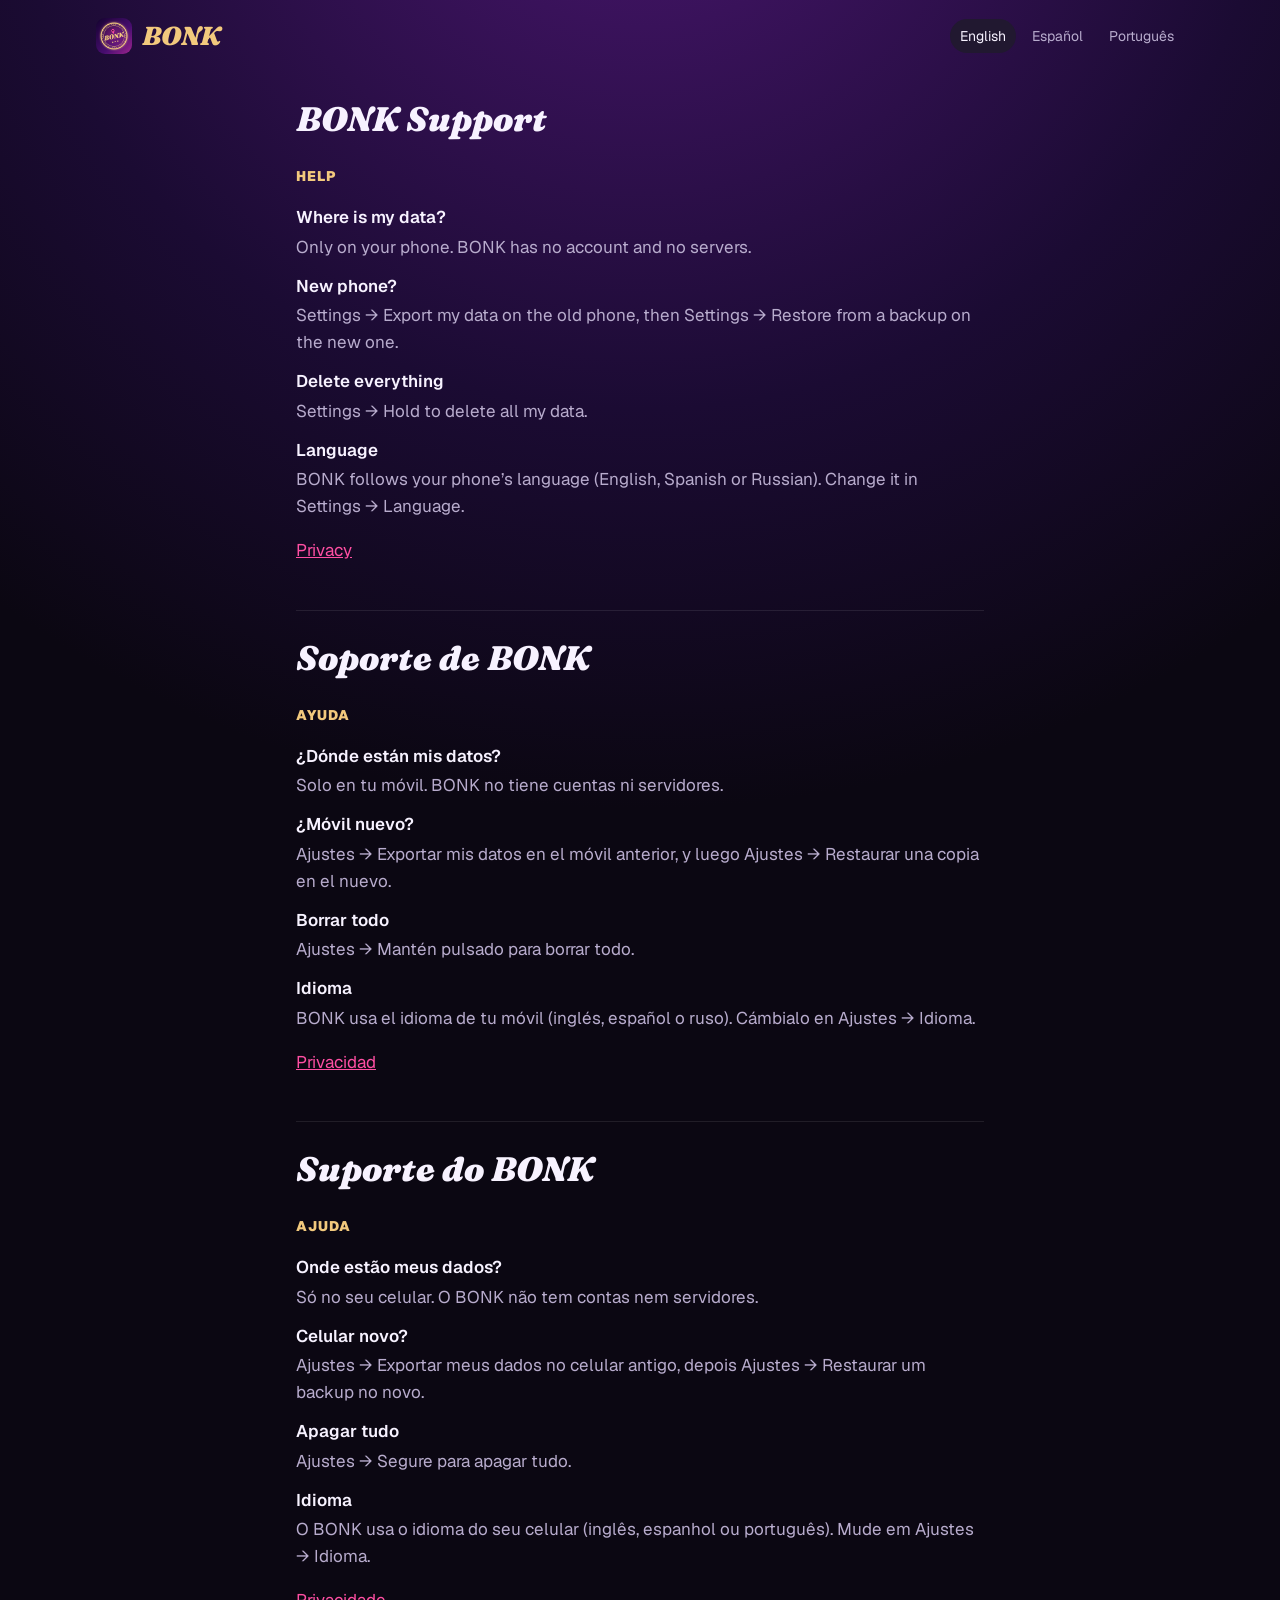
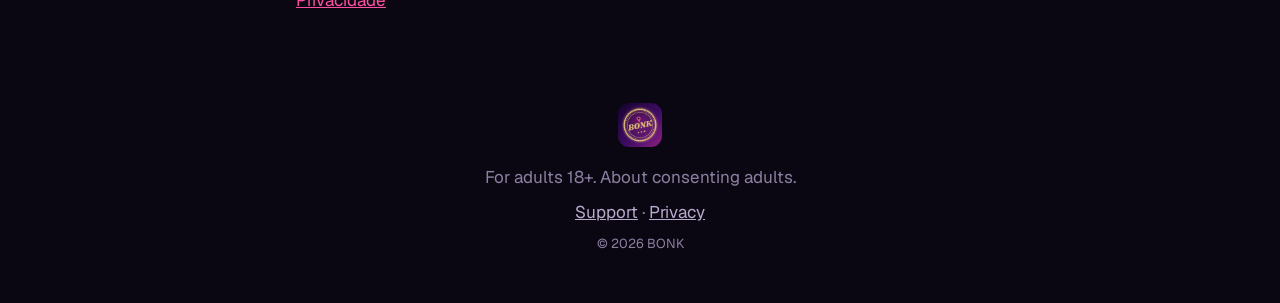
<file: support/index.html>
<!doctype html>
<html lang="en">
<head>
<meta charset="utf-8">
<meta name="viewport" content="width=device-width, initial-scale=1">
<title>BONK Support</title>
<meta name="description" content="A private passport for adults. Stamp the country of everyone you’ve been with and watch your world light up. No account, nothing leaves your phone.">
<meta name="theme-color" content="#0b0712">
<meta property="og:title" content="BONK Support">
<meta property="og:description" content="A private passport for adults. Stamp the country of everyone you’ve been with and watch your world light up. No account, nothing leaves your phone.">
<meta property="og:image" content="../img/icon.png">
<meta name="robots" content="index,follow">
<link rel="alternate" hreflang="en" href="../">
<link rel="alternate" hreflang="es" href="../es/">
<link rel="alternate" hreflang="pt" href="../pt/">
<link rel="icon" href="../favicon.png">
<link rel="apple-touch-icon" href="../img/apple-touch-icon.png">
<link rel="stylesheet" href="../style.css">
</head>
<body>
<header class="bar">
  <a class="logo" href="../"><img src="../img/icon.png" alt="" width="36" height="36"><span>BONK</span></a>
  <nav class="langs" aria-label="Language"><a href="../support/#en" aria-current="page">English</a><a href="../support/#es">Español</a><a href="../support/#pt">Português</a></nav>
</header>
<main class="doc">
  <article id="en" lang="en">
    <h1>BONK Support</h1>
    <h2>Help</h2>
    <dl>
      <dt>Where is my data?</dt><dd>Only on your phone. BONK has no account and no servers.</dd>
      <dt>New phone?</dt><dd>Settings → Export my data on the old phone, then Settings → Restore from a backup on the new one.</dd>
      <dt>Delete everything</dt><dd>Settings → Hold to delete all my data.</dd>
      <dt>Language</dt><dd>BONK follows your phone’s language (English, Spanish or Russian). Change it in Settings → Language.</dd>
    </dl>
    <p><a href="../privacy/#en">Privacy</a></p>
    <!-- CONTACT (en): add an email before App Store submission -->
  </article>

  <article id="es" lang="es">
    <h1>Soporte de BONK</h1>
    <h2>Ayuda</h2>
    <dl>
      <dt>¿Dónde están mis datos?</dt><dd>Solo en tu móvil. BONK no tiene cuentas ni servidores.</dd>
      <dt>¿Móvil nuevo?</dt><dd>Ajustes → Exportar mis datos en el móvil anterior, y luego Ajustes → Restaurar una copia en el nuevo.</dd>
      <dt>Borrar todo</dt><dd>Ajustes → Mantén pulsado para borrar todo.</dd>
      <dt>Idioma</dt><dd>BONK usa el idioma de tu móvil (inglés, español o ruso). Cámbialo en Ajustes → Idioma.</dd>
    </dl>
    <p><a href="../privacy/#es">Privacidad</a></p>
    <!-- CONTACT (es): add an email before App Store submission -->
  </article>

  <article id="pt" lang="pt">
    <h1>Suporte do BONK</h1>
    <h2>Ajuda</h2>
    <dl>
      <dt>Onde estão meus dados?</dt><dd>Só no seu celular. O BONK não tem contas nem servidores.</dd>
      <dt>Celular novo?</dt><dd>Ajustes → Exportar meus dados no celular antigo, depois Ajustes → Restaurar um backup no novo.</dd>
      <dt>Apagar tudo</dt><dd>Ajustes → Segure para apagar tudo.</dd>
      <dt>Idioma</dt><dd>O BONK usa o idioma do seu celular (inglês, espanhol ou português). Mude em Ajustes → Idioma.</dd>
    </dl>
    <p><a href="../privacy/#pt">Privacidade</a></p>
    <!-- CONTACT (pt): add an email before App Store submission -->
  </article>
</main>
<footer class="foot">
  <img src="../img/icon.png" alt="" width="44" height="44">
  <p>For adults 18+. About consenting adults.</p>
  <p class="links"><a href="../support/#en">Support</a> · <a href="../privacy/#en">Privacy</a></p>
  <p class="small">© 2026 BONK</p>
</footer>
</body>
</html>
</file>
<file: style.css>
@font-face { font-family: 'Fraunces'; src: url('fonts/Fraunces_900Black_Italic.ttf') format('truetype'); font-weight: 900; font-style: italic; font-display: swap; }
@font-face { font-family: 'Geist'; src: url('fonts/Geist_400Regular.ttf') format('truetype'); font-weight: 400; font-display: swap; }
@font-face { font-family: 'Geist'; src: url('fonts/Geist_600SemiBold.ttf') format('truetype'); font-weight: 600; font-display: swap; }
@font-face { font-family: 'Geist'; src: url('fonts/Geist_900Black.ttf') format('truetype'); font-weight: 900; font-display: swap; }

:root {
  --bg: #0b0712;
  --surface: #171120;
  --surface-hi: #211830;
  --text: #f7f2ff;
  --dim: #b8accd;
  --faint: #8c80a2;
  --gold: #f2c97d;
  --pink: #ff4fa3;
  --magenta: #e040fb;
  --line: rgba(255, 255, 255, 0.09);
  --display: 'Fraunces', Georgia, serif;
}
.cyr { --display: 'Geist', -apple-system, sans-serif; }

* { box-sizing: border-box; }
html { scroll-behavior: smooth; }
body {
  margin: 0;
  background: radial-gradient(110% 70% at 50% -10%, #4a1670 0%, #1b0b33 45%, var(--bg) 75%) no-repeat, var(--bg);
  color: var(--text);
  font: 400 17px/1.6 'Geist', -apple-system, BlinkMacSystemFont, 'Segoe UI', sans-serif;
  -webkit-font-smoothing: antialiased;
}
img { max-width: 100%; height: auto; }
a { color: var(--pink); }

/* Top bar */
.bar { max-width: 1120px; margin: 0 auto; padding: 18px 16px; display: flex; align-items: center; justify-content: space-between; gap: 12px; flex-wrap: wrap; }
.logo { display: flex; align-items: center; gap: 10px; text-decoration: none; }
.logo img { border-radius: 9px; }
.logo span { font: italic 900 26px/1 var(--display); color: var(--gold); padding-right: 4px; }
.langs { display: flex; gap: 6px; }
.langs a { color: var(--dim); text-decoration: none; font-size: 14px; padding: 6px 10px; border-radius: 99px; }
.langs a[aria-current] { color: var(--text); background: var(--surface-hi); }

main { max-width: 1120px; margin: 0 auto; padding: 0 16px; }

/* Hero */
.hero { text-align: center; padding: 40px 0 28px; }
.hero-icon { width: 132px; border-radius: 30px; box-shadow: 0 20px 60px rgba(224, 64, 251, 0.35); transform: rotate(-4deg); }
.hero h1 { font: italic 900 clamp(44px, 8vw, 88px)/1.02 var(--display); letter-spacing: -0.02em; margin: 28px 0 0; }
.hero h1 span { display: block; }
.hero h1 em { display: block; font-style: italic; color: var(--gold); }
.cyr .hero h1, .cyr .hero h1 em { font-style: normal; letter-spacing: -0.03em; }
.sub { max-width: 620px; margin: 20px auto 0; color: var(--dim); font-size: clamp(17px, 2.2vw, 20px); }
.cta { display: inline-block; margin: 28px 0 0; padding: 14px 26px; border-radius: 99px; font-weight: 600; background: linear-gradient(135deg, #7c3aed, #c026d3 55%, #ff4fa3); box-shadow: 0 10px 30px rgba(224, 64, 251, 0.35); }
.pills { list-style: none; padding: 0; margin: 18px 0 0; display: flex; gap: 8px; justify-content: center; flex-wrap: wrap; }
.pills li { font-size: 13px; color: var(--dim); padding: 4px 12px; border: 1px solid var(--line); border-radius: 99px; background: rgba(23, 17, 32, 0.6); }

/* Screenshots: a row that scrolls sideways on phones */
.shots { display: flex; gap: 22px; overflow-x: auto; scroll-snap-type: x mandatory; padding: 36px 4px 24px; margin: 0 -16px; padding-left: 16px; padding-right: 16px; }
.shots figure { margin: 0; flex: 0 0 auto; width: min(240px, 62vw); scroll-snap-align: center; text-align: center; }
.shots img { display: block; width: 100%; border-radius: 30px; border: 3px solid rgba(255, 255, 255, 0.12); box-shadow: 0 24px 60px rgba(0, 0, 0, 0.55); background: var(--surface); }
.shots figcaption { margin-top: 12px; font-size: 14px; color: var(--dim); }
@media (min-width: 1140px) { .shots { justify-content: center; overflow: visible; } .shots figure:nth-child(even) { transform: translateY(36px); } }

/* Blocks */
.block { padding: 56px 0 8px; }
.block h2 { font: italic 900 clamp(30px, 4.5vw, 46px)/1.1 var(--display); text-align: center; margin: 0 auto 28px; max-width: 760px; }
.cyr .block h2 { font-style: normal; }
.grid { display: grid; grid-template-columns: repeat(auto-fit, minmax(300px, 1fr)); gap: 16px; }
.card { background: var(--surface); border: 1px solid var(--line); border-radius: 22px; padding: 22px; }
.card .emoji { font-size: 30px; }
.card h3, .private h3 { margin: 8px 0 4px; font-size: 19px; }
.card p, .private p { margin: 0; color: var(--dim); }
.private .grid { background: linear-gradient(135deg, rgba(124, 58, 237, 0.18), rgba(255, 79, 163, 0.12)); border: 1px solid rgba(242, 201, 125, 0.25); border-radius: 26px; padding: 26px; }
.two { grid-template-columns: repeat(auto-fit, minmax(240px, 1fr)); }
details { max-width: 760px; margin: 0 auto 10px; background: var(--surface); border: 1px solid var(--line); border-radius: 16px; padding: 14px 18px; }
summary { cursor: pointer; font-weight: 600; }
details p { margin: 8px 0 0; color: var(--dim); }

/* Footer */
.foot { text-align: center; padding: 64px 16px 48px; color: var(--faint); }
.foot img { border-radius: 11px; opacity: 0.9; }
.foot p { margin: 8px 0 0; }
.foot .links a { color: var(--dim); }
.foot .small { font-size: 13px; }

/* Support and privacy pages */
.doc { max-width: 720px; }
.doc article { padding: 28px 0 8px; border-top: 1px solid var(--line); margin-top: 20px; }
.doc article:first-child { border-top: 0; margin-top: 0; }
.doc h1 { font: italic 900 34px/1.15 var(--display); margin: 0 0 6px; }
.doc .cyr h1, .doc [lang='ru'] h1 { font-family: 'Geist', sans-serif; font-style: normal; }
.doc h2 { font-size: 14px; letter-spacing: 0.08em; text-transform: uppercase; color: var(--gold); margin: 26px 0 6px; }
.doc .meta { color: var(--faint); font-size: 14px; margin: 0 0 12px; }
.doc .lead { font-size: 18px; color: var(--text); }
.doc p, .doc li, .doc dd { color: var(--dim); }
.doc dt { color: var(--text); font-weight: 600; margin-top: 12px; }
.doc dd { margin: 2px 0 0; }
</file>
